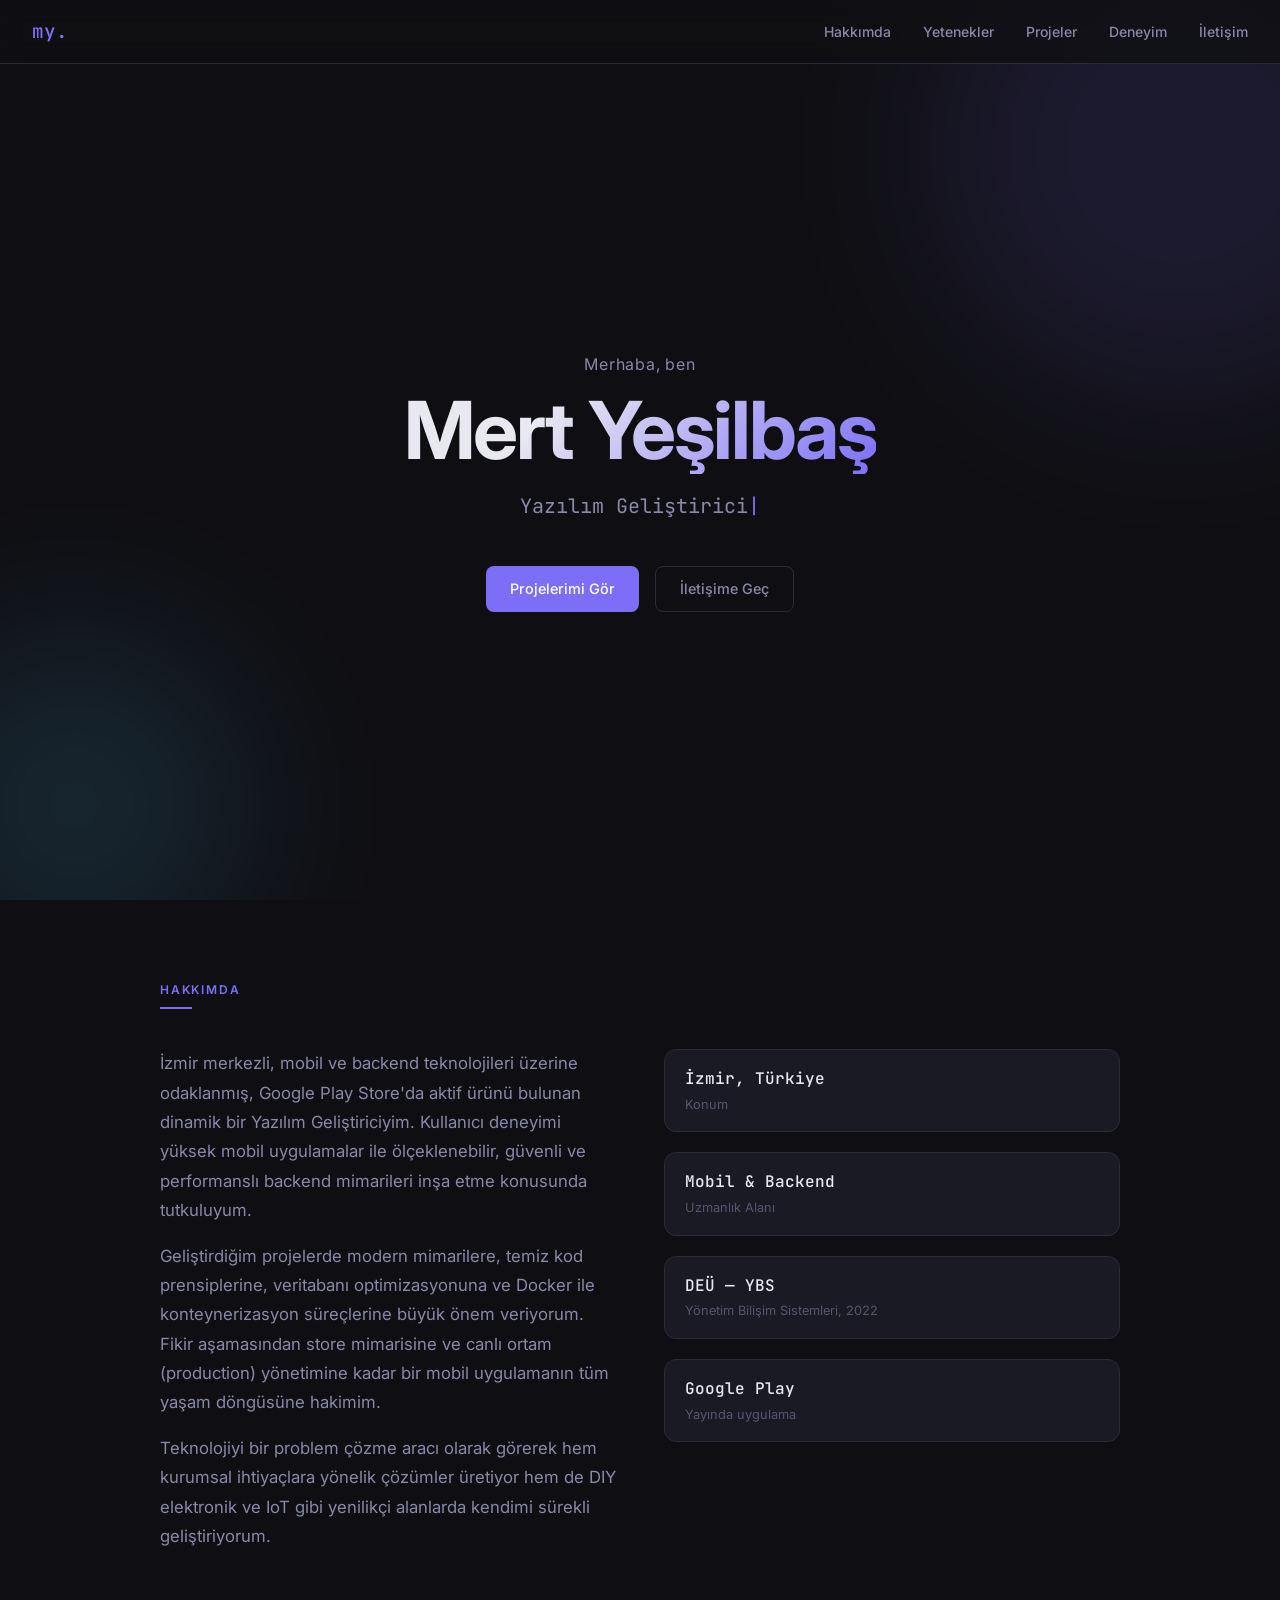
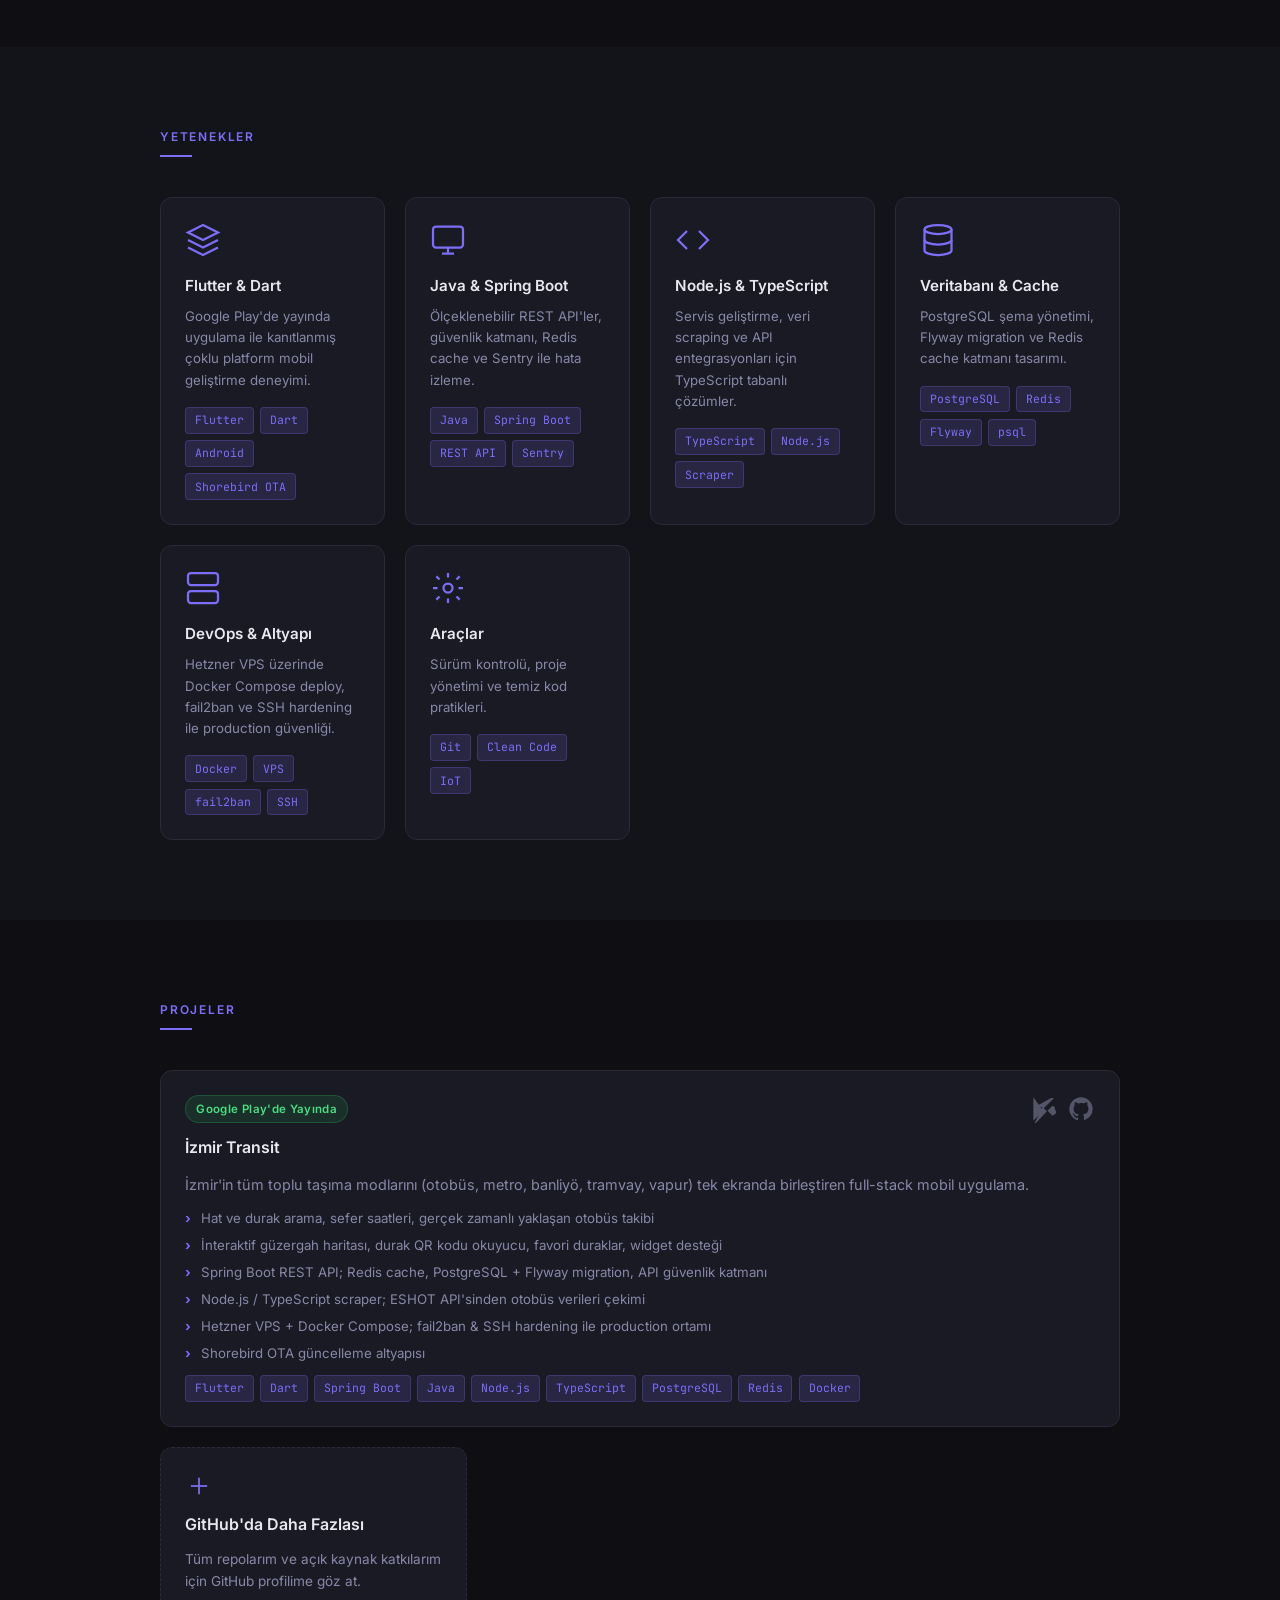
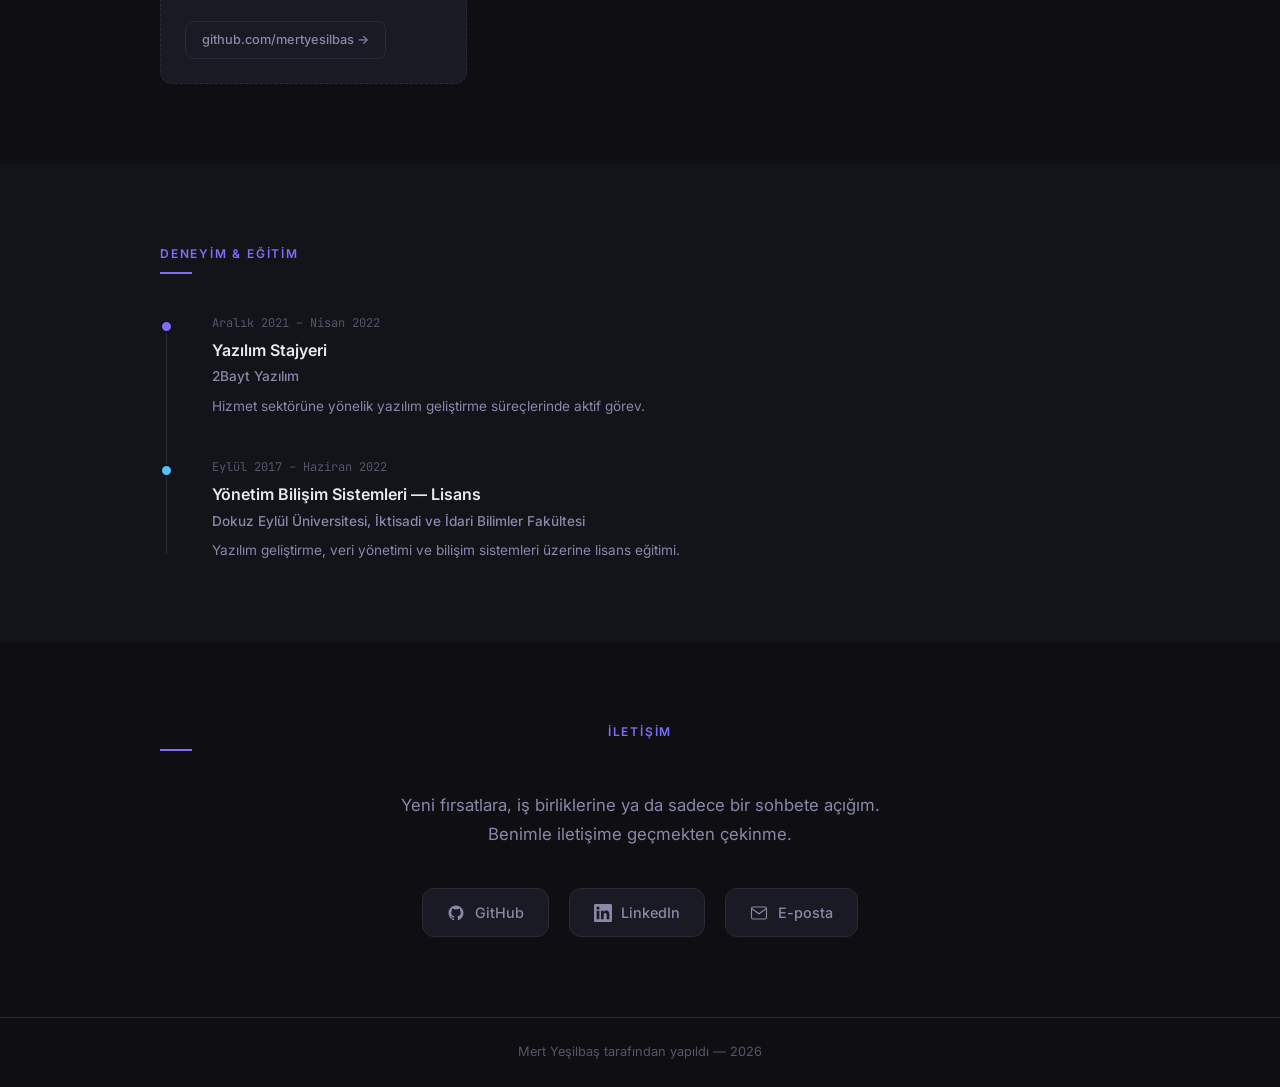
<file: index.html>
<!DOCTYPE html>
<html lang="tr">
<head>
  <meta charset="UTF-8" />
  <meta name="viewport" content="width=device-width, initial-scale=1.0" />
  <title>Mert Yeşilbaş — Yazılım Geliştirici</title>
  <link rel="preconnect" href="https://fonts.googleapis.com" />
  <link rel="preconnect" href="https://fonts.gstatic.com" crossorigin />
  <link href="https://fonts.googleapis.com/css2?family=Inter:wght@300;400;500;600;700&family=JetBrains+Mono:wght@400;500&display=swap" rel="stylesheet" />
  <link rel="stylesheet" href="style.css" />
</head>
<body>

  <nav class="nav">
    <span class="nav-logo">my.</span>
    <ul class="nav-links">
      <li><a href="#about">Hakkımda</a></li>
      <li><a href="#skills">Yetenekler</a></li>
      <li><a href="#projects">Projeler</a></li>
      <li><a href="#experience">Deneyim</a></li>
      <li><a href="#contact">İletişim</a></li>
    </ul>
  </nav>

  <section class="hero" id="home">
    <div class="hero-content">
      <p class="hero-greeting">Merhaba, ben</p>
      <h1 class="hero-name">Mert Yeşilbaş</h1>
      <p class="hero-title">
        <span id="typed"></span><span class="cursor">|</span>
      </p>
      <div class="hero-actions">
        <a href="#projects" class="btn btn-primary">Projelerimi Gör</a>
        <a href="#contact" class="btn btn-ghost">İletişime Geç</a>
      </div>
    </div>
    <div class="hero-decoration" aria-hidden="true">
      <div class="blob blob-1"></div>
      <div class="blob blob-2"></div>
    </div>
  </section>

  <section class="section" id="about">
    <div class="container">
      <h2 class="section-title">Hakkımda</h2>
      <div class="about-grid">
        <div class="about-text">
          <p>
            İzmir merkezli, mobil ve backend teknolojileri üzerine odaklanmış,
            Google Play Store'da aktif ürünü bulunan dinamik bir Yazılım Geliştiriciyim.
            Kullanıcı deneyimi yüksek mobil uygulamalar ile ölçeklenebilir, güvenli
            ve performanslı backend mimarileri inşa etme konusunda tutkuluyum.
          </p>
          <p>
            Geliştirdiğim projelerde modern mimarilere, temiz kod prensiplerine,
            veritabanı optimizasyonuna ve Docker ile konteynerizasyon süreçlerine
            büyük önem veriyorum. Fikir aşamasından store mimarisine ve canlı ortam
            (production) yönetimine kadar bir mobil uygulamanın tüm yaşam döngüsüne
            hakimim.
          </p>
          <p>
            Teknolojiyi bir problem çözme aracı olarak görerek hem kurumsal ihtiyaçlara
            yönelik çözümler üretiyor hem de DIY elektronik ve IoT gibi yenilikçi
            alanlarda kendimi sürekli geliştiriyorum.
          </p>
        </div>
        <div class="about-stats">
          <div class="stat">
            <span class="stat-value">İzmir, Türkiye</span>
            <span class="stat-label">Konum</span>
          </div>
          <div class="stat">
            <span class="stat-value">Mobil & Backend</span>
            <span class="stat-label">Uzmanlık Alanı</span>
          </div>
          <div class="stat">
            <span class="stat-value">DEÜ — YBS</span>
            <span class="stat-label">Yönetim Bilişim Sistemleri, 2022</span>
          </div>
          <div class="stat">
            <span class="stat-value">Google Play</span>
            <span class="stat-label">Yayında uygulama</span>
          </div>
        </div>
      </div>
    </div>
  </section>

  <section class="section section-alt" id="skills">
    <div class="container">
      <h2 class="section-title">Yetenekler</h2>
      <div class="skills-grid">

        <div class="skill-card">
          <div class="skill-icon">
            <svg viewBox="0 0 24 24" fill="none" stroke="currentColor" stroke-width="1.5"><path d="M12 2L2 7l10 5 10-5-10-5zM2 17l10 5 10-5M2 12l10 5 10-5"/></svg>
          </div>
          <h3>Flutter & Dart</h3>
          <p>Google Play'de yayında uygulama ile kanıtlanmış çoklu platform mobil geliştirme deneyimi.</p>
          <div class="skill-tags">
            <span>Flutter</span><span>Dart</span><span>Android</span><span>Shorebird OTA</span>
          </div>
        </div>

        <div class="skill-card">
          <div class="skill-icon">
            <svg viewBox="0 0 24 24" fill="none" stroke="currentColor" stroke-width="1.5"><rect x="2" y="3" width="20" height="14" rx="2"/><path d="M8 21h8M12 17v4"/></svg>
          </div>
          <h3>Java & Spring Boot</h3>
          <p>Ölçeklenebilir REST API'ler, güvenlik katmanı, Redis cache ve Sentry ile hata izleme.</p>
          <div class="skill-tags">
            <span>Java</span><span>Spring Boot</span><span>REST API</span><span>Sentry</span>
          </div>
        </div>

        <div class="skill-card">
          <div class="skill-icon">
            <svg viewBox="0 0 24 24" fill="none" stroke="currentColor" stroke-width="1.5"><polyline points="16 18 22 12 16 6"/><polyline points="8 6 2 12 8 18"/></svg>
          </div>
          <h3>Node.js & TypeScript</h3>
          <p>Servis geliştirme, veri scraping ve API entegrasyonları için TypeScript tabanlı çözümler.</p>
          <div class="skill-tags">
            <span>TypeScript</span><span>Node.js</span><span>Scraper</span>
          </div>
        </div>

        <div class="skill-card">
          <div class="skill-icon">
            <svg viewBox="0 0 24 24" fill="none" stroke="currentColor" stroke-width="1.5"><ellipse cx="12" cy="5" rx="9" ry="3"/><path d="M21 12c0 1.66-4 3-9 3s-9-1.34-9-3"/><path d="M3 5v14c0 1.66 4 3 9 3s9-1.34 9-3V5"/></svg>
          </div>
          <h3>Veritabanı & Cache</h3>
          <p>PostgreSQL şema yönetimi, Flyway migration ve Redis cache katmanı tasarımı.</p>
          <div class="skill-tags">
            <span>PostgreSQL</span><span>Redis</span><span>Flyway</span><span>psql</span>
          </div>
        </div>

        <div class="skill-card">
          <div class="skill-icon">
            <svg viewBox="0 0 24 24" fill="none" stroke="currentColor" stroke-width="1.5"><rect x="2" y="2" width="20" height="8" rx="2"/><rect x="2" y="14" width="20" height="8" rx="2"/><line x1="6" y1="6" x2="6.01" y2="6"/><line x1="6" y1="18" x2="6.01" y2="18"/></svg>
          </div>
          <h3>DevOps & Altyapı</h3>
          <p>Hetzner VPS üzerinde Docker Compose deploy, fail2ban ve SSH hardening ile production güvenliği.</p>
          <div class="skill-tags">
            <span>Docker</span><span>VPS</span><span>fail2ban</span><span>SSH</span>
          </div>
        </div>

        <div class="skill-card">
          <div class="skill-icon">
            <svg viewBox="0 0 24 24" fill="none" stroke="currentColor" stroke-width="1.5"><circle cx="12" cy="12" r="3"/><path d="M12 2v3M12 19v3M4.22 4.22l2.12 2.12M17.66 17.66l2.12 2.12M2 12h3M19 12h3M4.22 19.78l2.12-2.12M17.66 6.34l2.12-2.12"/></svg>
          </div>
          <h3>Araçlar</h3>
          <p>Sürüm kontrolü, proje yönetimi ve temiz kod pratikleri.</p>
          <div class="skill-tags">
            <span>Git</span><span>Clean Code</span><span>IoT</span>
          </div>
        </div>

      </div>
    </div>
  </section>

  <section class="section" id="projects">
    <div class="container">
      <h2 class="section-title">Projeler</h2>
      <div class="projects-grid">

        <article class="project-card project-card-featured">
          <div class="project-header">
            <div class="project-badge">Google Play'de Yayında</div>
            <div class="project-links">
              <a href="https://play.google.com/store/apps/details?id=com.transitturkiye.izmir_transit" target="_blank" rel="noopener" aria-label="Google Play Store">
                <svg viewBox="0 0 24 24" fill="currentColor"><path d="M3.18 23.76c.3.17.64.24.99.2l.1-.03L13.65 14 10 10.35 3.18 23.76zM20.5 10.5l-2.1-1.21-4.23 4.23 4.25 4.25 2.07-1.19a2.28 2.28 0 000-3.95v-.13zM2 2.03L2 22l8.4-8.4L2 2.03zm8.79 9.33L19.5 2.9l-.04-.02A2.25 2.25 0 0018 2.5c-.39 0-.77.1-1.12.28L5.72 9.03l5.07 2.33z"/></svg>
              </a>
              <a href="https://github.com/mertyesilbas" target="_blank" rel="noopener" aria-label="GitHub">
                <svg viewBox="0 0 24 24" fill="currentColor"><path d="M12 2C6.477 2 2 6.484 2 12.017c0 4.425 2.865 8.18 6.839 9.504.5.092.682-.217.682-.483 0-.237-.008-.868-.013-1.703-2.782.605-3.369-1.343-3.369-1.343-.454-1.158-1.11-1.466-1.11-1.466-.908-.62.069-.608.069-.608 1.003.07 1.531 1.032 1.531 1.032.892 1.53 2.341 1.088 2.91.832.092-.647.35-1.088.636-1.338-2.22-.253-4.555-1.113-4.555-4.951 0-1.093.39-1.988 1.029-2.688-.103-.253-.446-1.272.098-2.65 0 0 .84-.27 2.75 1.026A9.564 9.564 0 0112 6.844c.85.004 1.705.115 2.504.337 1.909-1.296 2.747-1.027 2.747-1.027.546 1.379.202 2.398.1 2.651.64.7 1.028 1.595 1.028 2.688 0 3.848-2.339 4.695-4.566 4.943.359.309.678.92.678 1.855 0 1.338-.012 2.419-.012 2.747 0 .268.18.58.688.482A10.019 10.019 0 0022 12.017C22 6.484 17.522 2 12 2z"/></svg>
              </a>
            </div>
          </div>
          <h3>İzmir Transit</h3>
          <p class="project-desc">
            İzmir'in tüm toplu taşıma modlarını (otobüs, metro, banliyö, tramvay, vapur) tek ekranda
            birleştiren full-stack mobil uygulama.
          </p>
          <ul class="project-bullets">
            <li>Hat ve durak arama, sefer saatleri, gerçek zamanlı yaklaşan otobüs takibi</li>
            <li>İnteraktif güzergah haritası, durak QR kodu okuyucu, favori duraklar, widget desteği</li>
            <li>Spring Boot REST API; Redis cache, PostgreSQL + Flyway migration, API güvenlik katmanı</li>
            <li>Node.js / TypeScript scraper; ESHOT API'sinden otobüs verileri çekimi</li>
            <li>Hetzner VPS + Docker Compose; fail2ban & SSH hardening ile production ortamı</li>
            <li>Shorebird OTA güncelleme altyapısı</li>
          </ul>
          <div class="project-tags">
            <span>Flutter</span><span>Dart</span><span>Spring Boot</span><span>Java</span>
            <span>Node.js</span><span>TypeScript</span><span>PostgreSQL</span><span>Redis</span><span>Docker</span>
          </div>
        </article>

        <article class="project-card project-card-cta">
          <div class="project-header">
            <svg class="project-icon" viewBox="0 0 24 24" fill="none" stroke="currentColor" stroke-width="1.5"><line x1="12" y1="5" x2="12" y2="19"/><line x1="5" y1="12" x2="19" y2="12"/></svg>
          </div>
          <h3>GitHub'da Daha Fazlası</h3>
          <p>Tüm repolarım ve açık kaynak katkılarım için GitHub profilime göz at.</p>
          <a href="https://github.com/mertyesilbas" target="_blank" rel="noopener" class="btn btn-ghost btn-sm">
            github.com/mertyesilbas →
          </a>
        </article>

      </div>
    </div>
  </section>

  <section class="section section-alt" id="experience">
    <div class="container">
      <h2 class="section-title">Deneyim & Eğitim</h2>
      <div class="timeline">

        <div class="timeline-item">
          <div class="timeline-dot"></div>
          <div class="timeline-content">
            <span class="timeline-date">Aralık 2021 – Nisan 2022</span>
            <h3>Yazılım Stajyeri</h3>
            <p class="timeline-org">2Bayt Yazılım</p>
            <p>Hizmet sektörüne yönelik yazılım geliştirme süreçlerinde aktif görev.</p>
          </div>
        </div>

        <div class="timeline-item">
          <div class="timeline-dot timeline-dot-edu"></div>
          <div class="timeline-content">
            <span class="timeline-date">Eylül 2017 – Haziran 2022</span>
            <h3>Yönetim Bilişim Sistemleri — Lisans</h3>
            <p class="timeline-org">Dokuz Eylül Üniversitesi, İktisadi ve İdari Bilimler Fakültesi</p>
            <p>Yazılım geliştirme, veri yönetimi ve bilişim sistemleri üzerine lisans eğitimi.</p>
          </div>
        </div>

      </div>
    </div>
  </section>

  <section class="section" id="contact">
    <div class="container contact-container">
      <h2 class="section-title">İletişim</h2>
      <p class="contact-sub">
        Yeni fırsatlara, iş birliklerine ya da sadece bir sohbete açığım.
        Benimle iletişime geçmekten çekinme.
      </p>
      <div class="contact-links">
        <a href="https://github.com/mertyesilbas" target="_blank" rel="noopener" class="contact-link">
          <svg viewBox="0 0 24 24" fill="currentColor"><path d="M12 2C6.477 2 2 6.484 2 12.017c0 4.425 2.865 8.18 6.839 9.504.5.092.682-.217.682-.483 0-.237-.008-.868-.013-1.703-2.782.605-3.369-1.343-3.369-1.343-.454-1.158-1.11-1.466-1.11-1.466-.908-.62.069-.608.069-.608 1.003.07 1.531 1.032 1.531 1.032.892 1.53 2.341 1.088 2.91.832.092-.647.35-1.088.636-1.338-2.22-.253-4.555-1.113-4.555-4.951 0-1.093.39-1.988 1.029-2.688-.103-.253-.446-1.272.098-2.65 0 0 .84-.27 2.75 1.026A9.564 9.564 0 0112 6.844c.85.004 1.705.115 2.504.337 1.909-1.296 2.747-1.027 2.747-1.027.546 1.379.202 2.398.1 2.651.64.7 1.028 1.595 1.028 2.688 0 3.848-2.339 4.695-4.566 4.943.359.309.678.92.678 1.855 0 1.338-.012 2.419-.012 2.747 0 .268.18.58.688.482A10.019 10.019 0 0022 12.017C22 6.484 17.522 2 12 2z"/></svg>
          GitHub
        </a>
        <a href="https://www.linkedin.com/in/mert-y-20b444117/" target="_blank" rel="noopener" class="contact-link">
          <svg viewBox="0 0 24 24" fill="currentColor"><path d="M20.447 20.452h-3.554v-5.569c0-1.328-.027-3.037-1.852-3.037-1.853 0-2.136 1.445-2.136 2.939v5.667H9.351V9h3.414v1.561h.046c.477-.9 1.637-1.85 3.37-1.85 3.601 0 4.267 2.37 4.267 5.455v6.286zM5.337 7.433a2.062 2.062 0 01-2.063-2.065 2.064 2.064 0 112.063 2.065zm1.782 13.019H3.555V9h3.564v11.452zM22.225 0H1.771C.792 0 0 .774 0 1.729v20.542C0 23.227.792 24 1.771 24h20.451C23.2 24 24 23.227 24 22.271V1.729C24 .774 23.2 0 22.222 0h.003z"/></svg>
          LinkedIn
        </a>
        <a href="mailto:mert.yesilbas@outlook.com" class="contact-link">
          <svg viewBox="0 0 24 24" fill="none" stroke="currentColor" stroke-width="1.5"><path d="M4 4h16c1.1 0 2 .9 2 2v12c0 1.1-.9 2-2 2H4c-1.1 0-2-.9-2-2V6c0-1.1.9-2 2-2z"/><polyline points="22,6 12,13 2,6"/></svg>
          E-posta
        </a>
      </div>
    </div>
  </section>

  <footer class="footer">
    <p>Mert Yeşilbaş tarafından yapıldı &mdash; <span id="year"></span></p>
  </footer>

  <script src="main.js"></script>
</body>
</html>
</file>
<file: style.css>
*, *::before, *::after {
  box-sizing: border-box;
  margin: 0;
  padding: 0;
}

:root {
  --bg: #0f0f13;
  --bg-alt: #13131a;
  --surface: #1a1a24;
  --surface-hover: #22222f;
  --border: #2a2a38;
  --accent: #7c6ef7;
  --accent-soft: rgba(124, 110, 247, 0.15);
  --text-primary: #e8e8f0;
  --text-secondary: #8888a8;
  --text-muted: #55556a;
  --radius: 12px;
  --nav-h: 64px;
}

html {
  scroll-behavior: smooth;
  scroll-padding-top: var(--nav-h);
}

body {
  font-family: 'Inter', sans-serif;
  background: var(--bg);
  color: var(--text-primary);
  line-height: 1.6;
  -webkit-font-smoothing: antialiased;
}

a {
  color: inherit;
  text-decoration: none;
}

/* ── Navigation ── */
.nav {
  position: fixed;
  top: 0;
  left: 0;
  right: 0;
  height: var(--nav-h);
  display: flex;
  align-items: center;
  justify-content: space-between;
  padding: 0 2rem;
  background: rgba(15, 15, 19, 0.8);
  backdrop-filter: blur(12px);
  border-bottom: 1px solid var(--border);
  z-index: 100;
}

.nav-logo {
  font-family: 'JetBrains Mono', monospace;
  font-size: 1.2rem;
  font-weight: 500;
  color: var(--accent);
}

.nav-links {
  display: flex;
  gap: 2rem;
  list-style: none;
}

.nav-links a {
  font-size: 0.875rem;
  font-weight: 500;
  color: var(--text-secondary);
  transition: color 0.2s;
}

.nav-links a:hover {
  color: var(--text-primary);
}

/* ── Hero ── */
.hero {
  position: relative;
  min-height: 100vh;
  display: flex;
  align-items: center;
  padding: 0 2rem;
  overflow: hidden;
}

.hero-content {
  position: relative;
  z-index: 1;
  max-width: 700px;
  margin: 0 auto;
  text-align: center;
  padding-top: var(--nav-h);
}

.hero-greeting {
  font-size: 1rem;
  font-weight: 400;
  color: var(--text-secondary);
  letter-spacing: 0.05em;
  margin-bottom: 0.5rem;
}

.hero-name {
  font-size: clamp(2.5rem, 7vw, 5rem);
  font-weight: 700;
  letter-spacing: -0.03em;
  line-height: 1.1;
  background: linear-gradient(135deg, #e8e8f0 30%, var(--accent));
  -webkit-background-clip: text;
  -webkit-text-fill-color: transparent;
  background-clip: text;
  margin-bottom: 1rem;
}

.hero-title {
  font-family: 'JetBrains Mono', monospace;
  font-size: clamp(1rem, 2.5vw, 1.25rem);
  color: var(--text-secondary);
  margin-bottom: 2.5rem;
  min-height: 1.8em;
}

.cursor {
  display: inline-block;
  color: var(--accent);
  animation: blink 1s step-end infinite;
}

@keyframes blink {
  50% { opacity: 0; }
}

.hero-actions {
  display: flex;
  gap: 1rem;
  justify-content: center;
  flex-wrap: wrap;
}

/* ── Buttons ── */
.btn {
  display: inline-flex;
  align-items: center;
  padding: 0.65rem 1.5rem;
  border-radius: 8px;
  font-size: 0.9rem;
  font-weight: 500;
  transition: all 0.2s;
  cursor: pointer;
}

.btn-primary {
  background: var(--accent);
  color: #fff;
}

.btn-primary:hover {
  background: #9080ff;
  transform: translateY(-1px);
  box-shadow: 0 8px 24px rgba(124, 110, 247, 0.3);
}

.btn-ghost {
  border: 1px solid var(--border);
  color: var(--text-secondary);
}

.btn-ghost:hover {
  border-color: var(--accent);
  color: var(--text-primary);
  background: var(--accent-soft);
}

.btn-sm {
  padding: 0.5rem 1rem;
  font-size: 0.8rem;
  margin-top: 1rem;
}

/* ── Blobs ── */
.hero-decoration {
  position: absolute;
  inset: 0;
  pointer-events: none;
}

.blob {
  position: absolute;
  border-radius: 50%;
  filter: blur(80px);
  opacity: 0.12;
}

.blob-1 {
  width: 500px;
  height: 500px;
  background: var(--accent);
  top: -100px;
  right: -150px;
}

.blob-2 {
  width: 350px;
  height: 350px;
  background: #4fc3f7;
  bottom: -80px;
  left: -100px;
}

/* ── Sections ── */
.section {
  padding: 5rem 2rem;
}

.section-alt {
  background: var(--bg-alt);
}

.container {
  max-width: 960px;
  margin: 0 auto;
}

.section-title {
  font-size: 0.75rem;
  font-weight: 600;
  letter-spacing: 0.15em;
  text-transform: uppercase;
  color: var(--accent);
  margin-bottom: 2.5rem;
}

.section-title::after {
  content: '';
  display: block;
  width: 32px;
  height: 2px;
  background: var(--accent);
  margin-top: 0.5rem;
}

/* ── About ── */
.about-grid {
  display: grid;
  grid-template-columns: 1fr 1fr;
  gap: 3rem;
  align-items: start;
}

.about-text p {
  color: var(--text-secondary);
  margin-bottom: 1rem;
  font-size: 1.05rem;
  line-height: 1.75;
}

.about-stats {
  display: flex;
  flex-direction: column;
  gap: 1.25rem;
}

.stat {
  padding: 1rem 1.25rem;
  border: 1px solid var(--border);
  border-radius: var(--radius);
  background: var(--surface);
  transition: border-color 0.2s;
}

.stat:hover {
  border-color: var(--accent);
}

.stat-value {
  display: block;
  font-family: 'JetBrains Mono', monospace;
  font-weight: 500;
  font-size: 1rem;
  color: var(--text-primary);
}

.stat-label {
  font-size: 0.8rem;
  color: var(--text-muted);
  margin-top: 0.2rem;
  display: block;
}

/* ── Skills ── */
.skills-grid {
  display: grid;
  grid-template-columns: repeat(auto-fill, minmax(220px, 1fr));
  gap: 1.25rem;
}

.skill-card {
  padding: 1.5rem;
  border: 1px solid var(--border);
  border-radius: var(--radius);
  background: var(--surface);
  transition: all 0.25s;
}

.skill-card:hover {
  border-color: var(--accent);
  background: var(--surface-hover);
  transform: translateY(-3px);
  box-shadow: 0 12px 32px rgba(0,0,0,0.3);
}

.skill-icon {
  width: 36px;
  height: 36px;
  color: var(--accent);
  margin-bottom: 1rem;
}

.skill-icon svg {
  width: 100%;
  height: 100%;
}

.skill-card h3 {
  font-size: 0.95rem;
  font-weight: 600;
  margin-bottom: 0.5rem;
}

.skill-card p {
  font-size: 0.83rem;
  color: var(--text-secondary);
  line-height: 1.6;
  margin-bottom: 1rem;
}

.skill-tags {
  display: flex;
  flex-wrap: wrap;
  gap: 0.4rem;
}

.skill-tags span,
.project-tags span {
  font-size: 0.72rem;
  font-family: 'JetBrains Mono', monospace;
  padding: 0.2rem 0.55rem;
  border-radius: 4px;
  background: var(--accent-soft);
  color: var(--accent);
  border: 1px solid rgba(124, 110, 247, 0.25);
}

/* ── Projects ── */
.projects-grid {
  display: grid;
  grid-template-columns: repeat(auto-fill, minmax(280px, 1fr));
  gap: 1.25rem;
}

.project-card {
  padding: 1.5rem;
  border: 1px solid var(--border);
  border-radius: var(--radius);
  background: var(--surface);
  display: flex;
  flex-direction: column;
  gap: 0.75rem;
  transition: all 0.25s;
}

.project-card:hover {
  border-color: var(--accent);
  background: var(--surface-hover);
  transform: translateY(-3px);
  box-shadow: 0 12px 32px rgba(0,0,0,0.3);
}

.project-card-cta {
  border-style: dashed;
  justify-content: center;
  align-items: flex-start;
}

.project-header {
  display: flex;
  align-items: flex-start;
  justify-content: space-between;
}

.project-icon {
  width: 28px;
  height: 28px;
  color: var(--accent);
}

.project-links {
  display: flex;
  gap: 0.5rem;
}

.project-links a {
  width: 28px;
  height: 28px;
  color: var(--text-muted);
  transition: color 0.2s;
}

.project-links a:hover {
  color: var(--text-primary);
}

.project-links svg {
  width: 100%;
  height: 100%;
}

.project-card h3 {
  font-size: 1rem;
  font-weight: 600;
}

.project-card p {
  font-size: 0.85rem;
  color: var(--text-secondary);
  line-height: 1.6;
  flex: 1;
}

.project-tags {
  display: flex;
  flex-wrap: wrap;
  gap: 0.4rem;
  margin-top: auto;
}

/* ── Featured project card ── */
.project-card-featured {
  grid-column: 1 / -1;
}

.project-badge {
  display: inline-flex;
  align-items: center;
  font-size: 0.72rem;
  font-weight: 600;
  padding: 0.25rem 0.65rem;
  border-radius: 99px;
  background: rgba(34, 197, 94, 0.12);
  color: #4ade80;
  border: 1px solid rgba(34, 197, 94, 0.25);
  letter-spacing: 0.03em;
}

.project-desc {
  font-size: 0.9rem !important;
  color: var(--text-secondary);
  line-height: 1.65;
}

.project-bullets {
  list-style: none;
  display: flex;
  flex-direction: column;
  gap: 0.4rem;
  padding: 0;
}

.project-bullets li {
  font-size: 0.83rem;
  color: var(--text-secondary);
  padding-left: 1rem;
  position: relative;
  line-height: 1.55;
}

.project-bullets li::before {
  content: '›';
  position: absolute;
  left: 0;
  color: var(--accent);
  font-weight: 700;
}

/* ── Timeline ── */
.timeline {
  display: flex;
  flex-direction: column;
  gap: 0;
  position: relative;
  padding-left: 1.5rem;
}

.timeline::before {
  content: '';
  position: absolute;
  left: 6px;
  top: 8px;
  bottom: 8px;
  width: 1px;
  background: var(--border);
}

.timeline-item {
  position: relative;
  padding: 0 0 2.5rem 1.75rem;
}

.timeline-item:last-child {
  padding-bottom: 0;
}

.timeline-dot {
  position: absolute;
  left: -1.5rem;
  top: 6px;
  width: 13px;
  height: 13px;
  border-radius: 50%;
  background: var(--accent);
  border: 2px solid var(--bg-alt);
}

.timeline-dot-edu {
  background: #4fc3f7;
}

.timeline-date {
  font-family: 'JetBrains Mono', monospace;
  font-size: 0.75rem;
  color: var(--text-muted);
  display: block;
  margin-bottom: 0.3rem;
}

.timeline-content h3 {
  font-size: 1rem;
  font-weight: 600;
  margin-bottom: 0.2rem;
}

.timeline-org {
  font-size: 0.85rem;
  color: var(--accent);
  font-weight: 500;
  margin-bottom: 0.5rem !important;
}

.timeline-content p {
  font-size: 0.85rem;
  color: var(--text-secondary);
  line-height: 1.6;
}

/* ── Contact ── */
.contact-container {
  text-align: center;
}

.contact-sub {
  color: var(--text-secondary);
  font-size: 1.05rem;
  max-width: 500px;
  margin: 0 auto 2.5rem;
  line-height: 1.7;
}

.contact-links {
  display: flex;
  gap: 1.25rem;
  justify-content: center;
  flex-wrap: wrap;
}

.contact-link {
  display: inline-flex;
  align-items: center;
  gap: 0.6rem;
  padding: 0.75rem 1.5rem;
  border: 1px solid var(--border);
  border-radius: var(--radius);
  background: var(--surface);
  font-size: 0.9rem;
  font-weight: 500;
  color: var(--text-secondary);
  transition: all 0.2s;
}

.contact-link svg {
  width: 18px;
  height: 18px;
}

.contact-link:hover {
  border-color: var(--accent);
  color: var(--text-primary);
  background: var(--accent-soft);
  transform: translateY(-2px);
}

/* ── Footer ── */
.footer {
  padding: 1.5rem 2rem;
  text-align: center;
  font-size: 0.8rem;
  color: var(--text-muted);
  border-top: 1px solid var(--border);
}

/* ── Scroll animation ── */
.visible {
  opacity: 1 !important;
  transform: translateY(0) !important;
}

/* ── Responsive ── */
@media (max-width: 768px) {
  .nav-links {
    gap: 1rem;
    font-size: 0.8rem;
  }

  .project-card-featured {
    grid-column: auto;
  }
}

@media (max-width: 640px) {
  .nav-links {
    gap: 0.75rem;
    font-size: 0.75rem;
  }

  .about-grid {
    grid-template-columns: 1fr;
    gap: 2rem;
  }

  .section {
    padding: 3.5rem 1.25rem;
  }

  .hero {
    padding: 0 1.25rem;
  }
}
</file>
